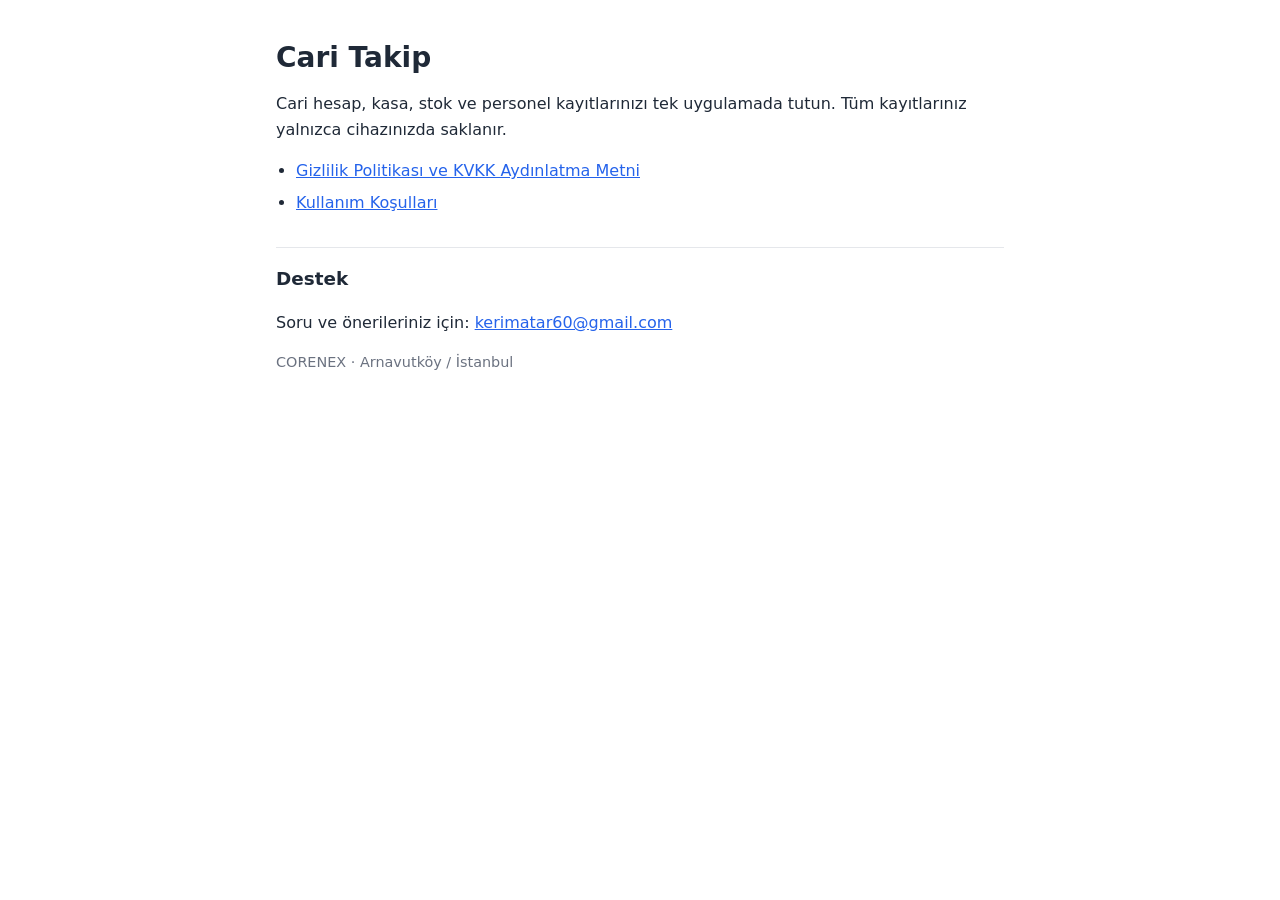
<file: index.html>
<!doctype html>
<html lang="tr">
<head>
<meta charset="utf-8">
<meta name="viewport" content="width=device-width, initial-scale=1">
<title>Cari Takip — CORENEX</title>
<meta name="description" content="Cari Takip: cari hesap, kasa, stok ve personel takibi. Verileriniz yalnızca cihazınızda.">
<link rel="stylesheet" href="stil.css">
</head>
<body>
<main>
<h1>Cari Takip</h1>
<p>Cari hesap, kasa, stok ve personel kayıtlarınızı tek uygulamada tutun. Tüm kayıtlarınız yalnızca cihazınızda saklanır.</p>
<ul>
<li><a href="gizlilik.html">Gizlilik Politikası ve KVKK Aydınlatma Metni</a></li>
<li><a href="kosullar.html">Kullanım Koşulları</a></li>
</ul>
<h2>Destek</h2>
<p>Soru ve önerileriniz için: <a href="mailto:kerimatar60@gmail.com">kerimatar60@gmail.com</a></p>
<p class="kucuk">CORENEX · Arnavutköy / İstanbul</p>
</main>
</body>
</html>
</file>
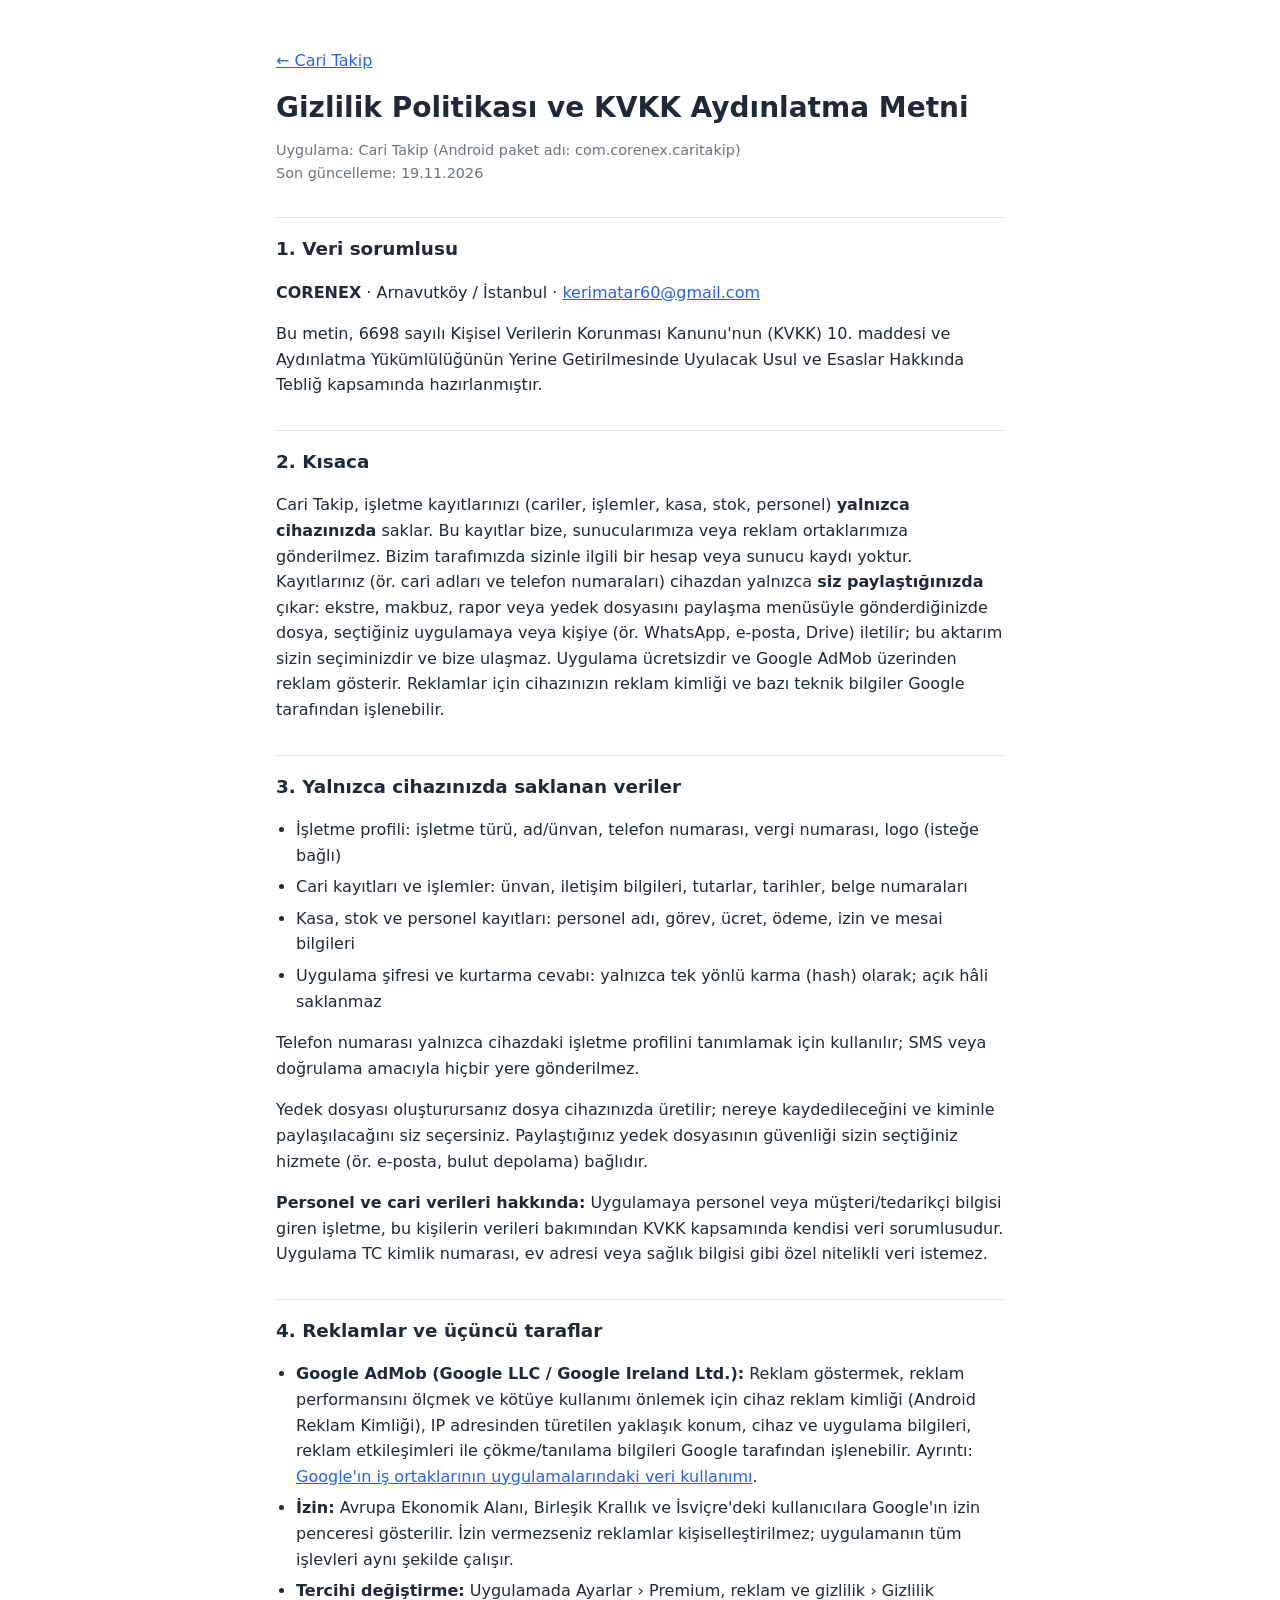
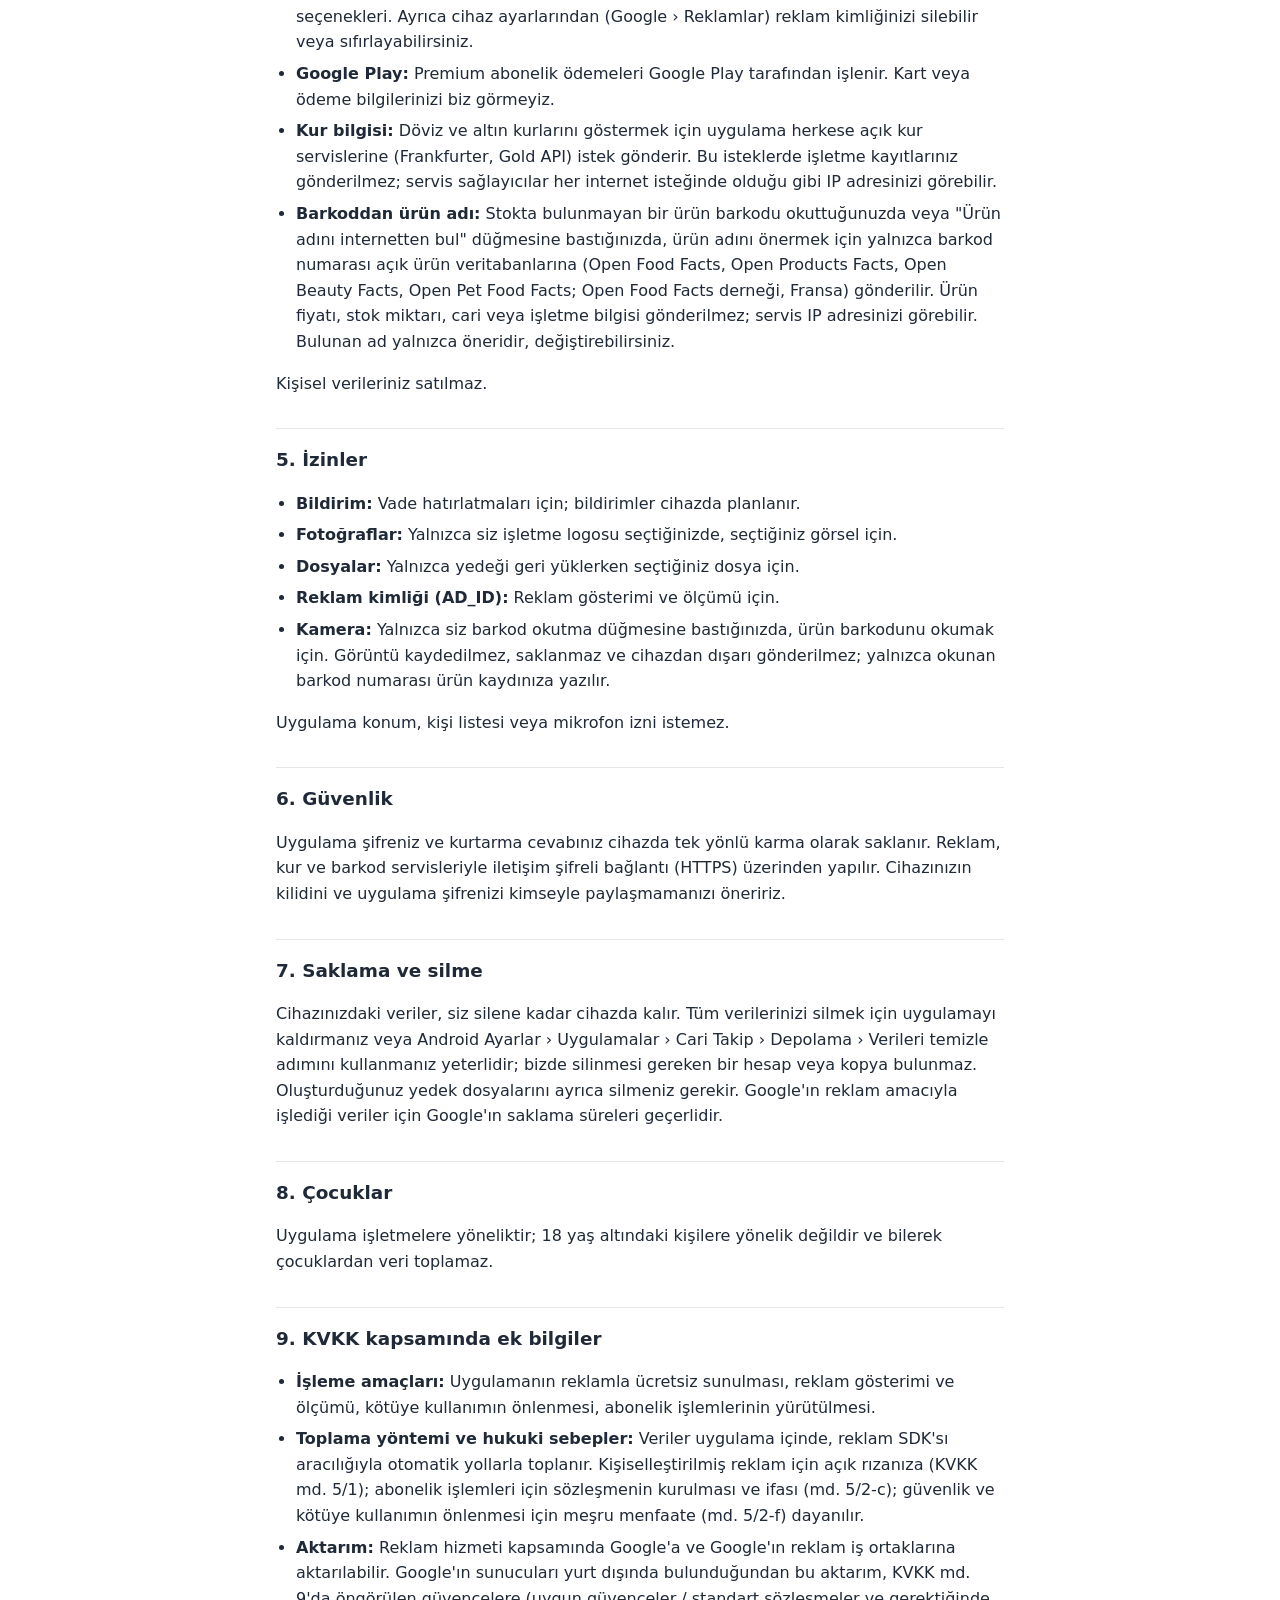
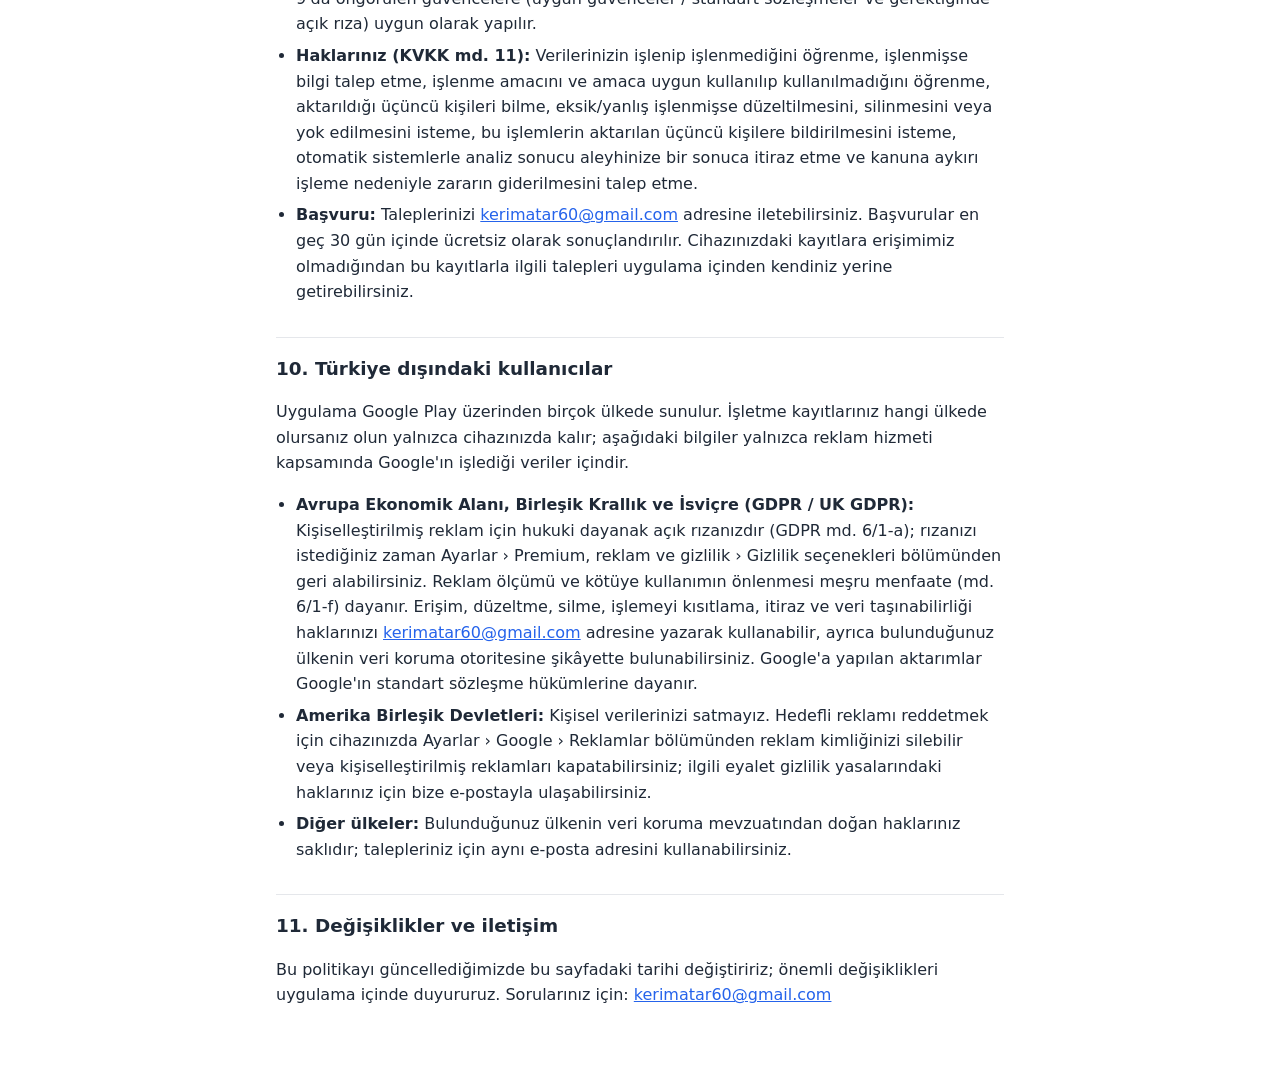
<file: gizlilik.html>
<!doctype html>
<html lang="tr">
<head>
<meta charset="utf-8">
<meta name="viewport" content="width=device-width, initial-scale=1">
<title>Gizlilik Politikası ve KVKK Aydınlatma Metni — Cari Takip</title>
<link rel="stylesheet" href="stil.css">
</head>
<body>
<main>
<p><a href="./">← Cari Takip</a></p>
<h1>Gizlilik Politikası ve KVKK Aydınlatma Metni</h1>
<p class="kucuk">Uygulama: Cari Takip (Android paket adı: com.corenex.caritakip)<br>Son güncelleme: 19.11.2026</p>

<h2>1. Veri sorumlusu</h2>
<p><strong>CORENEX</strong> · Arnavutköy / İstanbul · <a href="mailto:kerimatar60@gmail.com">kerimatar60@gmail.com</a></p>
<p>Bu metin, 6698 sayılı Kişisel Verilerin Korunması Kanunu'nun (KVKK) 10. maddesi ve Aydınlatma Yükümlülüğünün Yerine Getirilmesinde Uyulacak Usul ve Esaslar Hakkında Tebliğ kapsamında hazırlanmıştır.</p>

<h2>2. Kısaca</h2>
<p>Cari Takip, işletme kayıtlarınızı (cariler, işlemler, kasa, stok, personel) <strong>yalnızca cihazınızda</strong> saklar. Bu kayıtlar bize, sunucularımıza veya reklam ortaklarımıza gönderilmez. Bizim tarafımızda sizinle ilgili bir hesap veya sunucu kaydı yoktur. Kayıtlarınız (ör. cari adları ve telefon numaraları) cihazdan yalnızca <strong>siz paylaştığınızda</strong> çıkar: ekstre, makbuz, rapor veya yedek dosyasını paylaşma menüsüyle gönderdiğinizde dosya, seçtiğiniz uygulamaya veya kişiye (ör. WhatsApp, e-posta, Drive) iletilir; bu aktarım sizin seçiminizdir ve bize ulaşmaz. Uygulama ücretsizdir ve Google AdMob üzerinden reklam gösterir. Reklamlar için cihazınızın reklam kimliği ve bazı teknik bilgiler Google tarafından işlenebilir.</p>

<h2>3. Yalnızca cihazınızda saklanan veriler</h2>
<ul>
<li>İşletme profili: işletme türü, ad/ünvan, telefon numarası, vergi numarası, logo (isteğe bağlı)</li>
<li>Cari kayıtları ve işlemler: ünvan, iletişim bilgileri, tutarlar, tarihler, belge numaraları</li>
<li>Kasa, stok ve personel kayıtları: personel adı, görev, ücret, ödeme, izin ve mesai bilgileri</li>
<li>Uygulama şifresi ve kurtarma cevabı: yalnızca tek yönlü karma (hash) olarak; açık hâli saklanmaz</li>
</ul>
<p>Telefon numarası yalnızca cihazdaki işletme profilini tanımlamak için kullanılır; SMS veya doğrulama amacıyla hiçbir yere gönderilmez.</p>
<p>Yedek dosyası oluşturursanız dosya cihazınızda üretilir; nereye kaydedileceğini ve kiminle paylaşılacağını siz seçersiniz. Paylaştığınız yedek dosyasının güvenliği sizin seçtiğiniz hizmete (ör. e-posta, bulut depolama) bağlıdır.</p>
<p><strong>Personel ve cari verileri hakkında:</strong> Uygulamaya personel veya müşteri/tedarikçi bilgisi giren işletme, bu kişilerin verileri bakımından KVKK kapsamında kendisi veri sorumlusudur. Uygulama TC kimlik numarası, ev adresi veya sağlık bilgisi gibi özel nitelikli veri istemez.</p>

<h2>4. Reklamlar ve üçüncü taraflar</h2>
<ul>
<li><strong>Google AdMob (Google LLC / Google Ireland Ltd.):</strong> Reklam göstermek, reklam performansını ölçmek ve kötüye kullanımı önlemek için cihaz reklam kimliği (Android Reklam Kimliği), IP adresinden türetilen yaklaşık konum, cihaz ve uygulama bilgileri, reklam etkileşimleri ile çökme/tanılama bilgileri Google tarafından işlenebilir. Ayrıntı: <a href="https://policies.google.com/technologies/partner-sites">Google'ın iş ortaklarının uygulamalarındaki veri kullanımı</a>.</li>
<li><strong>İzin:</strong> Avrupa Ekonomik Alanı, Birleşik Krallık ve İsviçre'deki kullanıcılara Google'ın izin penceresi gösterilir. İzin vermezseniz reklamlar kişiselleştirilmez; uygulamanın tüm işlevleri aynı şekilde çalışır.</li>
<li><strong>Tercihi değiştirme:</strong> Uygulamada Ayarlar › Premium, reklam ve gizlilik › Gizlilik seçenekleri. Ayrıca cihaz ayarlarından (Google › Reklamlar) reklam kimliğinizi silebilir veya sıfırlayabilirsiniz.</li>
<li><strong>Google Play:</strong> Premium abonelik ödemeleri Google Play tarafından işlenir. Kart veya ödeme bilgilerinizi biz görmeyiz.</li>
<li><strong>Kur bilgisi:</strong> Döviz ve altın kurlarını göstermek için uygulama herkese açık kur servislerine (Frankfurter, Gold API) istek gönderir. Bu isteklerde işletme kayıtlarınız gönderilmez; servis sağlayıcılar her internet isteğinde olduğu gibi IP adresinizi görebilir.</li>
<li><strong>Barkoddan ürün adı:</strong> Stokta bulunmayan bir ürün barkodu okuttuğunuzda veya "Ürün adını internetten bul" düğmesine bastığınızda, ürün adını önermek için yalnızca barkod numarası açık ürün veritabanlarına (Open Food Facts, Open Products Facts, Open Beauty Facts, Open Pet Food Facts; Open Food Facts derneği, Fransa) gönderilir. Ürün fiyatı, stok miktarı, cari veya işletme bilgisi gönderilmez; servis IP adresinizi görebilir. Bulunan ad yalnızca öneridir, değiştirebilirsiniz.</li>
</ul>
<p>Kişisel verileriniz satılmaz.</p>

<h2>5. İzinler</h2>
<ul>
<li><strong>Bildirim:</strong> Vade hatırlatmaları için; bildirimler cihazda planlanır.</li>
<li><strong>Fotoğraflar:</strong> Yalnızca siz işletme logosu seçtiğinizde, seçtiğiniz görsel için.</li>
<li><strong>Dosyalar:</strong> Yalnızca yedeği geri yüklerken seçtiğiniz dosya için.</li>
<li><strong>Reklam kimliği (AD_ID):</strong> Reklam gösterimi ve ölçümü için.</li>
<li><strong>Kamera:</strong> Yalnızca siz barkod okutma düğmesine bastığınızda, ürün barkodunu okumak için. Görüntü kaydedilmez, saklanmaz ve cihazdan dışarı gönderilmez; yalnızca okunan barkod numarası ürün kaydınıza yazılır.</li>
</ul>
<p>Uygulama konum, kişi listesi veya mikrofon izni istemez.</p>

<h2>6. Güvenlik</h2>
<p>Uygulama şifreniz ve kurtarma cevabınız cihazda tek yönlü karma olarak saklanır. Reklam, kur ve barkod servisleriyle iletişim şifreli bağlantı (HTTPS) üzerinden yapılır. Cihazınızın kilidini ve uygulama şifrenizi kimseyle paylaşmamanızı öneririz.</p>

<h2>7. Saklama ve silme</h2>
<p>Cihazınızdaki veriler, siz silene kadar cihazda kalır. Tüm verilerinizi silmek için uygulamayı kaldırmanız veya Android Ayarlar › Uygulamalar › Cari Takip › Depolama › Verileri temizle adımını kullanmanız yeterlidir; bizde silinmesi gereken bir hesap veya kopya bulunmaz. Oluşturduğunuz yedek dosyalarını ayrıca silmeniz gerekir. Google'ın reklam amacıyla işlediği veriler için Google'ın saklama süreleri geçerlidir.</p>

<h2>8. Çocuklar</h2>
<p>Uygulama işletmelere yöneliktir; 18 yaş altındaki kişilere yönelik değildir ve bilerek çocuklardan veri toplamaz.</p>

<h2>9. KVKK kapsamında ek bilgiler</h2>
<ul>
<li><strong>İşleme amaçları:</strong> Uygulamanın reklamla ücretsiz sunulması, reklam gösterimi ve ölçümü, kötüye kullanımın önlenmesi, abonelik işlemlerinin yürütülmesi.</li>
<li><strong>Toplama yöntemi ve hukuki sebepler:</strong> Veriler uygulama içinde, reklam SDK'sı aracılığıyla otomatik yollarla toplanır. Kişiselleştirilmiş reklam için açık rızanıza (KVKK md. 5/1); abonelik işlemleri için sözleşmenin kurulması ve ifası (md. 5/2-c); güvenlik ve kötüye kullanımın önlenmesi için meşru menfaate (md. 5/2-f) dayanılır.</li>
<li><strong>Aktarım:</strong> Reklam hizmeti kapsamında Google'a ve Google'ın reklam iş ortaklarına aktarılabilir. Google'ın sunucuları yurt dışında bulunduğundan bu aktarım, KVKK md. 9'da öngörülen güvencelere (uygun güvenceler / standart sözleşmeler ve gerektiğinde açık rıza) uygun olarak yapılır.</li>
<li><strong>Haklarınız (KVKK md. 11):</strong> Verilerinizin işlenip işlenmediğini öğrenme, işlenmişse bilgi talep etme, işlenme amacını ve amaca uygun kullanılıp kullanılmadığını öğrenme, aktarıldığı üçüncü kişileri bilme, eksik/yanlış işlenmişse düzeltilmesini, silinmesini veya yok edilmesini isteme, bu işlemlerin aktarılan üçüncü kişilere bildirilmesini isteme, otomatik sistemlerle analiz sonucu aleyhinize bir sonuca itiraz etme ve kanuna aykırı işleme nedeniyle zararın giderilmesini talep etme.</li>
<li><strong>Başvuru:</strong> Taleplerinizi <a href="mailto:kerimatar60@gmail.com">kerimatar60@gmail.com</a> adresine iletebilirsiniz. Başvurular en geç 30 gün içinde ücretsiz olarak sonuçlandırılır. Cihazınızdaki kayıtlara erişimimiz olmadığından bu kayıtlarla ilgili talepleri uygulama içinden kendiniz yerine getirebilirsiniz.</li>
</ul>

<h2>10. Türkiye dışındaki kullanıcılar</h2>
<p>Uygulama Google Play üzerinden birçok ülkede sunulur. İşletme kayıtlarınız hangi ülkede olursanız olun yalnızca cihazınızda kalır; aşağıdaki bilgiler yalnızca reklam hizmeti kapsamında Google'ın işlediği veriler içindir.</p>
<ul>
<li><strong>Avrupa Ekonomik Alanı, Birleşik Krallık ve İsviçre (GDPR / UK GDPR):</strong> Kişiselleştirilmiş reklam için hukuki dayanak açık rızanızdır (GDPR md. 6/1-a); rızanızı istediğiniz zaman Ayarlar › Premium, reklam ve gizlilik › Gizlilik seçenekleri bölümünden geri alabilirsiniz. Reklam ölçümü ve kötüye kullanımın önlenmesi meşru menfaate (md. 6/1-f) dayanır. Erişim, düzeltme, silme, işlemeyi kısıtlama, itiraz ve veri taşınabilirliği haklarınızı <a href="mailto:kerimatar60@gmail.com">kerimatar60@gmail.com</a> adresine yazarak kullanabilir, ayrıca bulunduğunuz ülkenin veri koruma otoritesine şikâyette bulunabilirsiniz. Google'a yapılan aktarımlar Google'ın standart sözleşme hükümlerine dayanır.</li>
<li><strong>Amerika Birleşik Devletleri:</strong> Kişisel verilerinizi satmayız. Hedefli reklamı reddetmek için cihazınızda Ayarlar › Google › Reklamlar bölümünden reklam kimliğinizi silebilir veya kişiselleştirilmiş reklamları kapatabilirsiniz; ilgili eyalet gizlilik yasalarındaki haklarınız için bize e-postayla ulaşabilirsiniz.</li>
<li><strong>Diğer ülkeler:</strong> Bulunduğunuz ülkenin veri koruma mevzuatından doğan haklarınız saklıdır; talepleriniz için aynı e-posta adresini kullanabilirsiniz.</li>
</ul>

<h2>11. Değişiklikler ve iletişim</h2>
<p>Bu politikayı güncellediğimizde bu sayfadaki tarihi değiştiririz; önemli değişiklikleri uygulama içinde duyururuz. Sorularınız için: <a href="mailto:kerimatar60@gmail.com">kerimatar60@gmail.com</a></p>
</main>
</body>
</html>
</file>
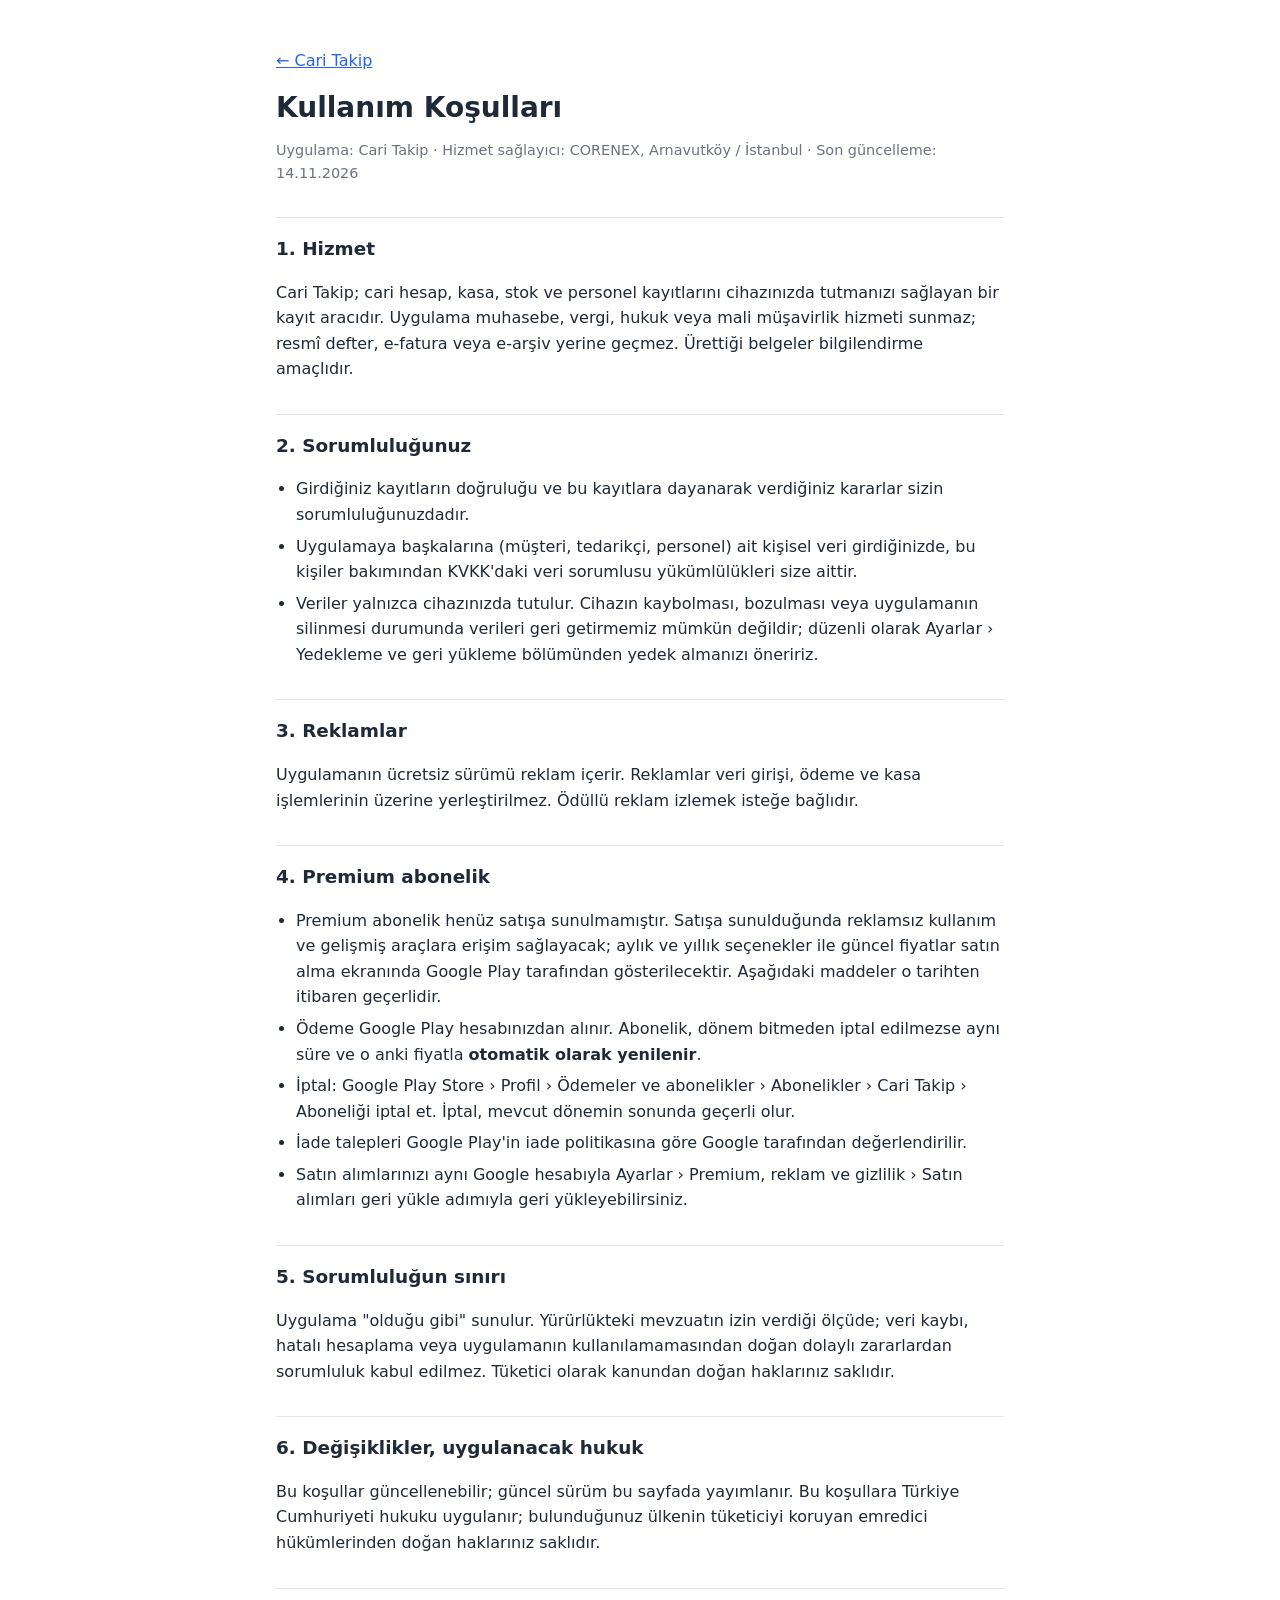
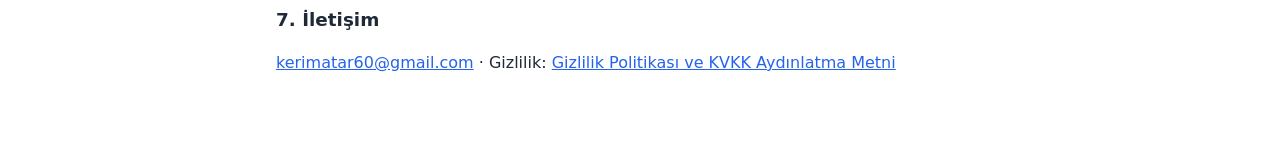
<file: kosullar.html>
<!doctype html>
<html lang="tr">
<head>
<meta charset="utf-8">
<meta name="viewport" content="width=device-width, initial-scale=1">
<title>Kullanım Koşulları — Cari Takip</title>
<link rel="stylesheet" href="stil.css">
</head>
<body>
<main>
<p><a href="./">← Cari Takip</a></p>
<h1>Kullanım Koşulları</h1>
<p class="kucuk">Uygulama: Cari Takip · Hizmet sağlayıcı: CORENEX, Arnavutköy / İstanbul · Son güncelleme: 14.11.2026</p>

<h2>1. Hizmet</h2>
<p>Cari Takip; cari hesap, kasa, stok ve personel kayıtlarını cihazınızda tutmanızı sağlayan bir kayıt aracıdır. Uygulama muhasebe, vergi, hukuk veya mali müşavirlik hizmeti sunmaz; resmî defter, e-fatura veya e-arşiv yerine geçmez. Ürettiği belgeler bilgilendirme amaçlıdır.</p>

<h2>2. Sorumluluğunuz</h2>
<ul>
<li>Girdiğiniz kayıtların doğruluğu ve bu kayıtlara dayanarak verdiğiniz kararlar sizin sorumluluğunuzdadır.</li>
<li>Uygulamaya başkalarına (müşteri, tedarikçi, personel) ait kişisel veri girdiğinizde, bu kişiler bakımından KVKK'daki veri sorumlusu yükümlülükleri size aittir.</li>
<li>Veriler yalnızca cihazınızda tutulur. Cihazın kaybolması, bozulması veya uygulamanın silinmesi durumunda verileri geri getirmemiz mümkün değildir; düzenli olarak Ayarlar › Yedekleme ve geri yükleme bölümünden yedek almanızı öneririz.</li>
</ul>

<h2>3. Reklamlar</h2>
<p>Uygulamanın ücretsiz sürümü reklam içerir. Reklamlar veri girişi, ödeme ve kasa işlemlerinin üzerine yerleştirilmez. Ödüllü reklam izlemek isteğe bağlıdır.</p>

<h2>4. Premium abonelik</h2>
<ul>
<li>Premium abonelik henüz satışa sunulmamıştır. Satışa sunulduğunda reklamsız kullanım ve gelişmiş araçlara erişim sağlayacak; aylık ve yıllık seçenekler ile güncel fiyatlar satın alma ekranında Google Play tarafından gösterilecektir. Aşağıdaki maddeler o tarihten itibaren geçerlidir.</li>
<li>Ödeme Google Play hesabınızdan alınır. Abonelik, dönem bitmeden iptal edilmezse aynı süre ve o anki fiyatla <strong>otomatik olarak yenilenir</strong>.</li>
<li>İptal: Google Play Store › Profil › Ödemeler ve abonelikler › Abonelikler › Cari Takip › Aboneliği iptal et. İptal, mevcut dönemin sonunda geçerli olur.</li>
<li>İade talepleri Google Play'in iade politikasına göre Google tarafından değerlendirilir.</li>
<li>Satın alımlarınızı aynı Google hesabıyla Ayarlar › Premium, reklam ve gizlilik › Satın alımları geri yükle adımıyla geri yükleyebilirsiniz.</li>
</ul>

<h2>5. Sorumluluğun sınırı</h2>
<p>Uygulama "olduğu gibi" sunulur. Yürürlükteki mevzuatın izin verdiği ölçüde; veri kaybı, hatalı hesaplama veya uygulamanın kullanılamamasından doğan dolaylı zararlardan sorumluluk kabul edilmez. Tüketici olarak kanundan doğan haklarınız saklıdır.</p>

<h2>6. Değişiklikler, uygulanacak hukuk</h2>
<p>Bu koşullar güncellenebilir; güncel sürüm bu sayfada yayımlanır. Bu koşullara Türkiye Cumhuriyeti hukuku uygulanır; bulunduğunuz ülkenin tüketiciyi koruyan emredici hükümlerinden doğan haklarınız saklıdır.</p>

<h2>7. İletişim</h2>
<p><a href="mailto:kerimatar60@gmail.com">kerimatar60@gmail.com</a> · Gizlilik: <a href="gizlilik.html">Gizlilik Politikası ve KVKK Aydınlatma Metni</a></p>
</main>
</body>
</html>
</file>
<file: stil.css>
:root { --metin: #1F2937; --ikincil: #6B7280; --vurgu: #2563EB; --zemin: #FFFFFF; --cizgi: #E5E7EB; }
@media (prefers-color-scheme: dark) { :root { --metin: #E5E7EB; --ikincil: #9CA3AF; --vurgu: #60A5FA; --zemin: #111827; --cizgi: #374151; } }
* { box-sizing: border-box; }
body { margin: 0; background: var(--zemin); color: var(--metin); font: 16px/1.6 system-ui, -apple-system, "Segoe UI", Roboto, sans-serif; }
main { max-width: 760px; margin: 0 auto; padding: 32px 16px 64px; }
h1 { font-size: 1.75rem; line-height: 1.25; margin: 8px 0 4px; }
h2 { font-size: 1.15rem; margin: 32px 0 8px; padding-top: 16px; border-top: 1px solid var(--cizgi); }
a { color: var(--vurgu); overflow-wrap: anywhere; }
ul { padding-left: 1.25rem; }
li { margin: 6px 0; }
.kucuk { color: var(--ikincil); font-size: .9rem; }
</file>
